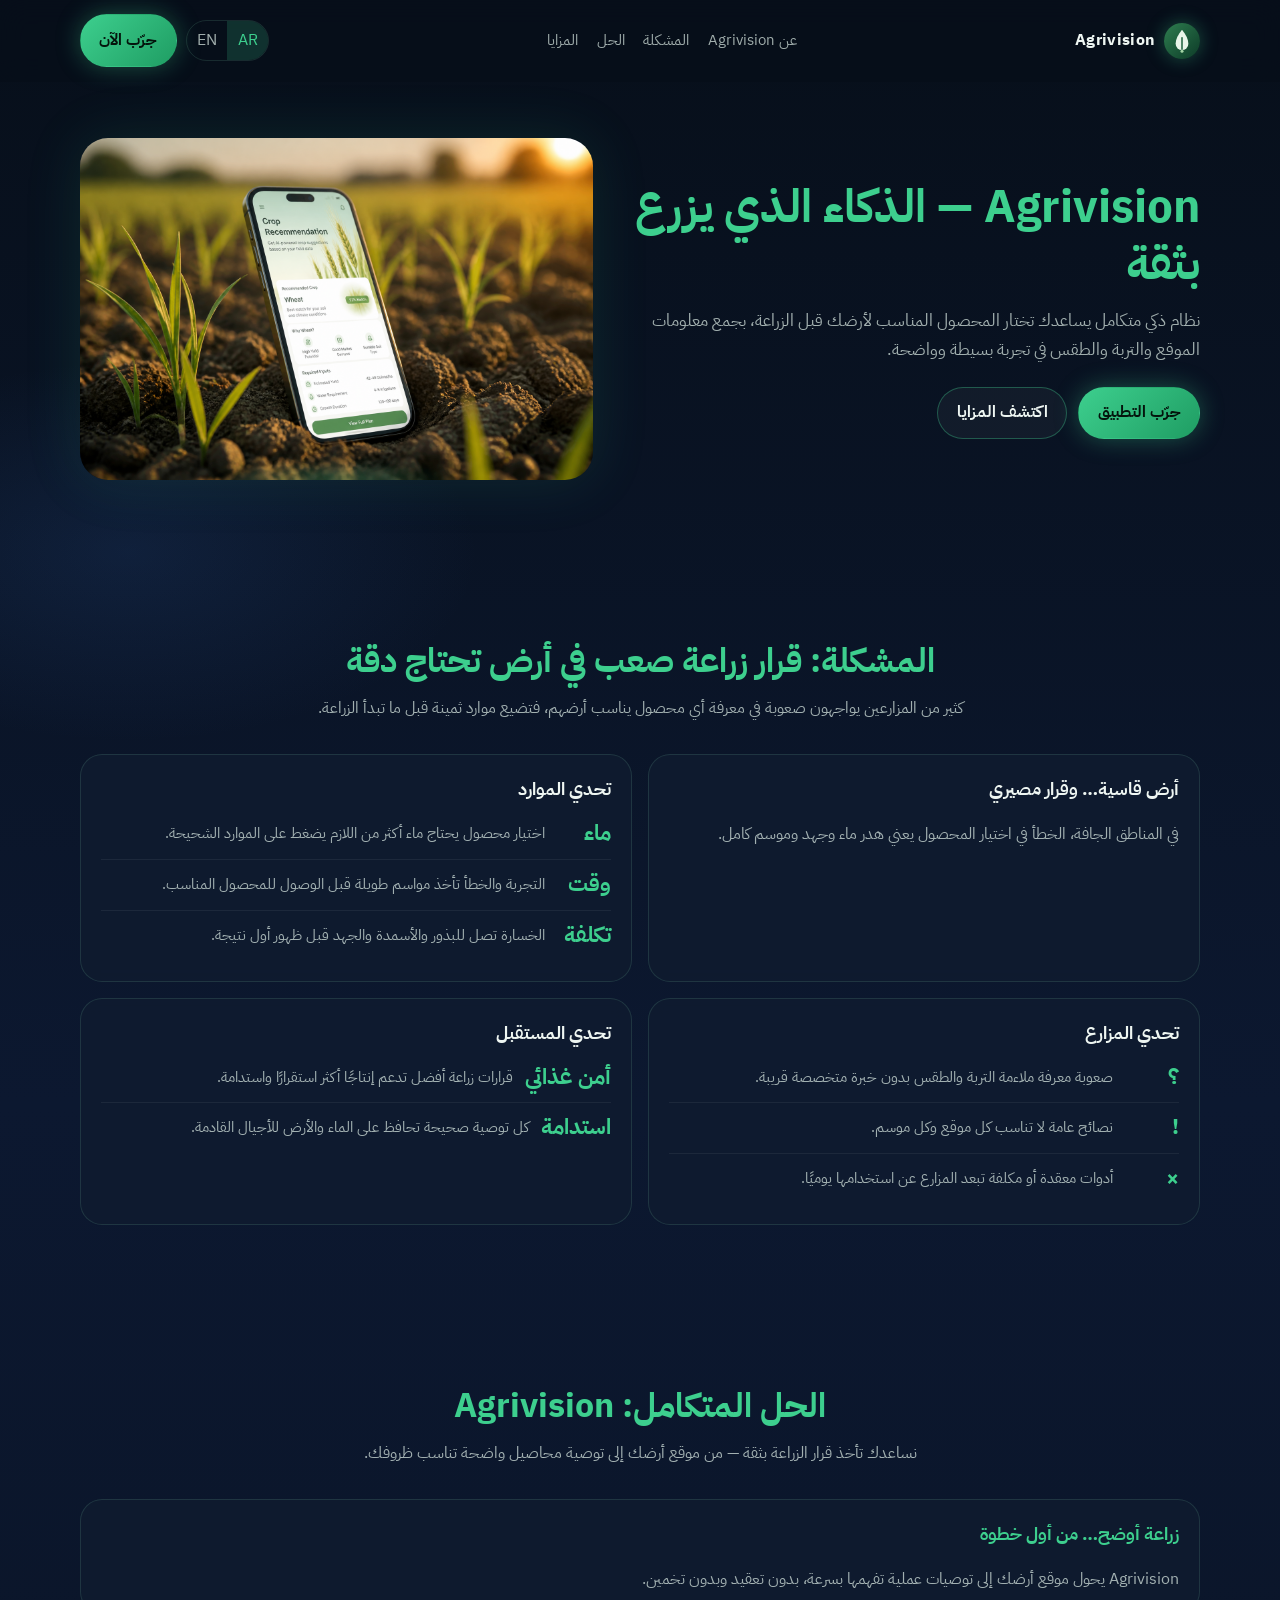
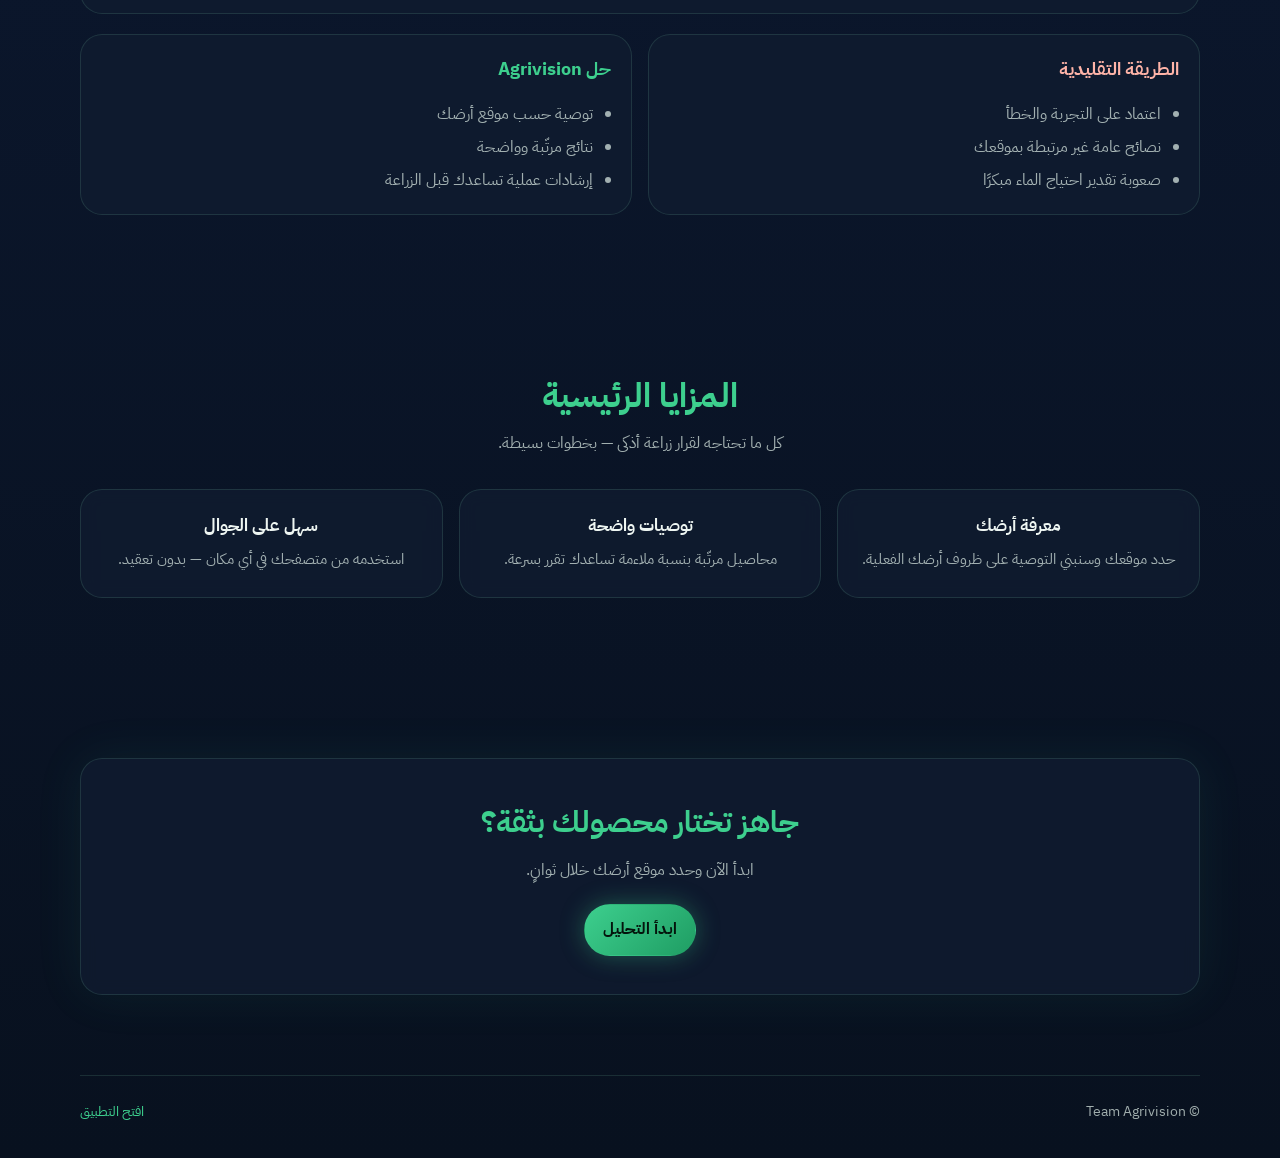
<file: Agrivision/index.html>
<!DOCTYPE html>
<html lang="ar" dir="rtl">
  <head>
    <meta charset="UTF-8" />
    <meta name="viewport" content="width=device-width, initial-scale=1, viewport-fit=cover" />
    <meta name="theme-color" content="#070f1a" />
    <meta
      name="description"
      content="Agrivision — نظام ذكي لاختيار المحصول المناسب حسب أرضك قبل الزراعة"
    />
    <link rel="manifest" href="manifest.webmanifest" />
    <link rel="icon" href="images/icon-192.svg" type="image/svg+xml" />
    <link rel="apple-touch-icon" href="images/icon-192.svg" />
    <title>Agrivision — الزراعة الذكية قبل الزراعة</title>
    <link rel="preconnect" href="https://fonts.googleapis.com" />
    <link rel="preconnect" href="https://fonts.gstatic.com" crossorigin />
    <link
      href="https://fonts.googleapis.com/css2?family=IBM+Plex+Sans+Arabic:wght@400;500;600;700&family=Source+Sans+3:wght@400;500;600;700&display=swap"
      rel="stylesheet"
    />
    <link rel="stylesheet" href="css/page-landing.css" />
    <link rel="preload" href="images/agrivision-hero.png" as="image" />
  </head>
  <body class="av">
    <header class="nav" id="nav">
      <div class="wrap nav__row">
        <a class="brand" href="index.html">
          <img src="images/icon-192.svg" alt="" width="36" height="36" />
          Agrivision
        </a>
        <nav class="nav__links" aria-label="القائمة">
          <a href="#about" data-i18n="nav_about">عن Agrivision</a>
          <a href="#problem" data-i18n="nav_problem">المشكلة</a>
          <a href="#solution" data-i18n="nav_solution">الحل</a>
          <a href="#features" data-i18n="nav_features">المزايا</a>
        </nav>
        <div class="nav__actions">
          <div class="lang" role="group" aria-label="Language">
            <button type="button" id="lang-ar" class="is-on">AR</button>
            <button type="button" id="lang-en">EN</button>
          </div>
          <a class="btn btn--primary" href="location.html" data-i18n="nav_cta">جرّب الآن</a>
        </div>
      </div>
    </header>

    <main>
      <!-- HERO -->
      <section class="hero" id="about">
        <div class="wrap hero__grid">
          <div>
            <h1 data-i18n="hero_title">Agrivision — الذكاء الذي يزرع بثقة</h1>
            <p data-i18n="hero_lead">
              نظام ذكي متكامل يساعدك تختار المحصول المناسب لأرضك قبل الزراعة، بجمع معلومات الموقع والتربة والطقس في تجربة بسيطة وواضحة.
            </p>
            <div class="hero__actions">
              <a class="btn btn--primary" href="location.html" data-i18n="hero_cta1">جرّب التطبيق</a>
              <a class="btn btn--ghost" href="#features" data-i18n="hero_cta2">اكتشف المزايا</a>
            </div>
          </div>
          <div class="hero__visual">
            <img src="images/agrivision-hero.png" alt="Agrivision app on the field" width="960" height="540" />
          </div>
        </div>
      </section>

      <!-- PROBLEM -->
      <section class="section" id="problem">
        <div class="wrap">
          <div class="section__head">
            <h2 data-i18n="prob_title">المشكلة: قرار زراعة صعب في أرض تحتاج دقة</h2>
            <p data-i18n="prob_lead">
              كثير من المزارعين يواجهون صعوبة في معرفة أي محصول يناسب أرضهم، فتضيع موارد ثمينة قبل ما تبدأ الزراعة.
            </p>
          </div>

          <div class="cards-2" style="margin-bottom: 1rem">
            <div class="panel">
              <h3 data-i18n="prob_img_t">أرض قاسية… وقرار مصيري</h3>
              <p style="margin: 0; color: var(--muted)" data-i18n="prob_img_d">
                في المناطق الجافة، الخطأ في اختيار المحصول يعني هدر ماء وجهد وموسم كامل.
              </p>
            </div>
            <div class="panel">
              <h3 data-i18n="prob_water_t">تحدي الموارد</h3>
              <div class="stat">
                <div class="stat__n" data-i18n="s1_n">ماء</div>
                <p data-i18n="s1_d">اختيار محصول يحتاج ماء أكثر من اللازم يضغط على الموارد الشحيحة.</p>
              </div>
              <div class="stat">
                <div class="stat__n" data-i18n="s2_n">وقت</div>
                <p data-i18n="s2_d">التجربة والخطأ تأخذ مواسم طويلة قبل الوصول للمحصول المناسب.</p>
              </div>
              <div class="stat">
                <div class="stat__n" data-i18n="s3_n">تكلفة</div>
                <p data-i18n="s3_d">الخسارة تصل للبذور والأسمدة والجهد قبل ظهور أول نتيجة.</p>
              </div>
            </div>
          </div>

          <div class="cards-2">
            <div class="panel">
              <h3 data-i18n="prob_farm_t">تحدي المزارع</h3>
              <div class="stat">
                <div class="stat__n">؟</div>
                <p data-i18n="s4_d">صعوبة معرفة ملاءمة التربة والطقس بدون خبرة متخصصة قريبة.</p>
              </div>
              <div class="stat">
                <div class="stat__n">!</div>
                <p data-i18n="s5_d">نصائح عامة لا تناسب كل موقع وكل موسم.</p>
              </div>
              <div class="stat">
                <div class="stat__n">×</div>
                <p data-i18n="s6_d">أدوات معقدة أو مكلفة تبعد المزارع عن استخدامها يوميًا.</p>
              </div>
            </div>
            <div class="panel">
              <h3 data-i18n="prob_future_t">تحدي المستقبل</h3>
              <div class="stat">
                <div class="stat__n" data-i18n="s7_n">أمن غذائي</div>
                <p data-i18n="s7_d">قرارات زراعة أفضل تدعم إنتاجًا أكثر استقرارًا واستدامة.</p>
              </div>
              <div class="stat">
                <div class="stat__n" data-i18n="s8_n">استدامة</div>
                <p data-i18n="s8_d">كل توصية صحيحة تحافظ على الماء والأرض للأجيال القادمة.</p>
              </div>
            </div>
          </div>
        </div>
      </section>

      <!-- SOLUTION -->
      <section class="section" id="solution">
        <div class="wrap">
          <div class="section__head">
            <h2 data-i18n="sol_title">الحل المتكامل: Agrivision</h2>
            <p data-i18n="sol_lead">
              نساعدك تأخذ قرار الزراعة بثقة — من موقع أرضك إلى توصية محاصيل واضحة تناسب ظروفك.
            </p>
          </div>

          <div class="panel" style="margin-bottom: 1.25rem">
            <h3 style="color: var(--accent)" data-i18n="sol_card_t">زراعة أوضح… من أول خطوة</h3>
            <p style="margin: 0; color: var(--muted)" data-i18n="sol_card_d">
              Agrivision يحول موقع أرضك إلى توصيات عملية تفهمها بسرعة، بدون تعقيد وبدون تخمين.
            </p>
          </div>

          <div class="compare">
            <div class="panel compare__bad">
              <h3 data-i18n="old_t">الطريقة التقليدية</h3>
              <ul>
                <li data-i18n="old_1">اعتماد على التجربة والخطأ</li>
                <li data-i18n="old_2">نصائح عامة غير مرتبطة بموقعك</li>
                <li data-i18n="old_3">صعوبة تقدير احتياج الماء مبكرًا</li>
              </ul>
            </div>
            <div class="panel compare__good">
              <h3 data-i18n="new_t">حل Agrivision</h3>
              <ul>
                <li data-i18n="new_1">توصية حسب موقع أرضك</li>
                <li data-i18n="new_2">نتائج مرتّبة وواضحة</li>
                <li data-i18n="new_3">إرشادات عملية تساعدك قبل الزراعة</li>
              </ul>
            </div>
          </div>
        </div>
      </section>

      <!-- FEATURES -->
      <section class="section" id="features">
        <div class="wrap">
          <div class="section__head">
            <h2 data-i18n="feat_title">المزايا الرئيسية</h2>
            <p data-i18n="feat_lead">كل ما تحتاجه لقرار زراعة أذكى — بخطوات بسيطة.</p>
          </div>
          <div class="features">
            <article class="panel feature">
              <h3 data-i18n="f1_t">معرفة أرضك</h3>
              <p data-i18n="f1_d">حدد موقعك وسنبني التوصية على ظروف أرضك الفعلية.</p>
            </article>
            <article class="panel feature">
              <h3 data-i18n="f2_t">توصيات واضحة</h3>
              <p data-i18n="f2_d">محاصيل مرتّبة بنسبة ملاءمة تساعدك تقرر بسرعة.</p>
            </article>
            <article class="panel feature">
              <h3 data-i18n="f3_t">سهل على الجوال</h3>
              <p data-i18n="f3_d">استخدمه من متصفحك في أي مكان — بدون تعقيد.</p>
            </article>
          </div>
        </div>
      </section>

      <!-- CTA -->
      <section class="section cta" id="try">
        <div class="wrap">
          <div class="panel">
            <h2 data-i18n="cta_title">جاهز تختار محصولك بثقة؟</h2>
            <p data-i18n="cta_lead">ابدأ الآن وحدد موقع أرضك خلال ثوانٍ.</p>
            <a class="btn btn--primary" href="location.html" data-i18n="cta_btn">ابدأ التحليل</a>
          </div>
        </div>
      </section>
    </main>

    <footer class="footer wrap">
      <span>© Team Agrivision</span>
      <a href="location.html" data-i18n="footer_cta">افتح التطبيق</a>
    </footer>

    <script>
      (function () {
        var T = {
          ar: {
            nav_about: "عن Agrivision",
            nav_problem: "المشكلة",
            nav_solution: "الحل",
            nav_features: "المزايا",
            nav_cta: "جرّب الآن",
            hero_title: "Agrivision — الذكاء الذي يزرع بثقة",
            hero_lead:
              "نظام ذكي متكامل يساعدك تختار المحصول المناسب لأرضك قبل الزراعة، بجمع معلومات الموقع والتربة والطقس في تجربة بسيطة وواضحة.",
            hero_cta1: "جرّب التطبيق",
            hero_cta2: "اكتشف المزايا",
            prob_title: "المشكلة: قرار زراعة صعب في أرض تحتاج دقة",
            prob_lead:
              "كثير من المزارعين يواجهون صعوبة في معرفة أي محصول يناسب أرضهم، فتضيع موارد ثمينة قبل ما تبدأ الزراعة.",
            prob_img_t: "أرض قاسية… وقرار مصيري",
            prob_img_d: "في المناطق الجافة، الخطأ في اختيار المحصول يعني هدر ماء وجهد وموسم كامل.",
            prob_water_t: "تحدي الموارد",
            s1_n: "ماء",
            s1_d: "اختيار محصول يحتاج ماء أكثر من اللازم يضغط على الموارد الشحيحة.",
            s2_n: "وقت",
            s2_d: "التجربة والخطأ تأخذ مواسم طويلة قبل الوصول للمحصول المناسب.",
            s3_n: "تكلفة",
            s3_d: "الخسارة تصل للبذور والأسمدة والجهد قبل ظهور أول نتيجة.",
            prob_farm_t: "تحدي المزارع",
            s4_d: "صعوبة معرفة ملاءمة التربة والطقس بدون خبرة متخصصة قريبة.",
            s5_d: "نصائح عامة لا تناسب كل موقع وكل موسم.",
            s6_d: "أدوات معقدة أو مكلفة تبعد المزارع عن استخدامها يوميًا.",
            prob_future_t: "تحدي المستقبل",
            s7_n: "أمن غذائي",
            s7_d: "قرارات زراعة أفضل تدعم إنتاجًا أكثر استقرارًا واستدامة.",
            s8_n: "استدامة",
            s8_d: "كل توصية صحيحة تحافظ على الماء والأرض للأجيال القادمة.",
            sol_title: "الحل المتكامل: Agrivision",
            sol_lead: "نساعدك تأخذ قرار الزراعة بثقة — من موقع أرضك إلى توصية محاصيل واضحة تناسب ظروفك.",
            sol_card_t: "زراعة أوضح… من أول خطوة",
            sol_card_d: "Agrivision يحول موقع أرضك إلى توصيات عملية تفهمها بسرعة، بدون تعقيد وبدون تخمين.",
            old_t: "الطريقة التقليدية",
            old_1: "اعتماد على التجربة والخطأ",
            old_2: "نصائح عامة غير مرتبطة بموقعك",
            old_3: "صعوبة تقدير احتياج الماء مبكرًا",
            new_t: "حل Agrivision",
            new_1: "توصية حسب موقع أرضك",
            new_2: "نتائج مرتّبة وواضحة",
            new_3: "إرشادات عملية تساعدك قبل الزراعة",
            feat_title: "المزايا الرئيسية",
            feat_lead: "كل ما تحتاجه لقرار زراعة أذكى — بخطوات بسيطة.",
            f1_t: "معرفة أرضك",
            f1_d: "حدد موقعك وسنبني التوصية على ظروف أرضك الفعلية.",
            f2_t: "توصيات واضحة",
            f2_d: "محاصيل مرتّبة بنسبة ملاءمة تساعدك تقرر بسرعة.",
            f3_t: "سهل على الجوال",
            f3_d: "استخدمه من متصفحك في أي مكان — بدون تعقيد.",
            cta_title: "جاهز تختار محصولك بثقة؟",
            cta_lead: "ابدأ الآن وحدد موقع أرضك خلال ثوانٍ.",
            cta_btn: "ابدأ التحليل",
            footer_cta: "افتح التطبيق",
          },
          en: {
            nav_about: "About Agrivision",
            nav_problem: "Problem",
            nav_solution: "Solution",
            nav_features: "Features",
            nav_cta: "Try now",
            hero_title: "Agrivision — Intelligence that plants with confidence",
            hero_lead:
              "An integrated smart system that helps you choose the right crop for your land before planting — using location, soil, and weather in a simple clear experience.",
            hero_cta1: "Try the app",
            hero_cta2: "Discover features",
            prob_title: "The problem: a hard planting decision on land that needs precision",
            prob_lead:
              "Many farmers struggle to know which crop fits their land — wasting precious resources before the season even starts.",
            prob_img_t: "Harsh land… critical choice",
            prob_img_d: "In arid regions, the wrong crop means wasted water, effort, and a full season.",
            prob_water_t: "Resource challenge",
            s1_n: "Water",
            s1_d: "A high-water crop can pressure already scarce resources.",
            s2_n: "Time",
            s2_d: "Trial and error can take many seasons to find the right fit.",
            s3_n: "Cost",
            s3_d: "Losses hit seeds, fertilizer, and labor before results appear.",
            prob_farm_t: "Farmer challenge",
            s4_d: "Hard to judge soil and weather fit without nearby specialist advice.",
            s5_d: "Generic tips do not match every location and season.",
            s6_d: "Complex or costly tools keep farmers from using them daily.",
            prob_future_t: "Future challenge",
            s7_n: "Food security",
            s7_d: "Better planting decisions support more stable production.",
            s8_n: "Sustainability",
            s8_d: "Every right recommendation protects water and land for the next generation.",
            sol_title: "The complete solution: Agrivision",
            sol_lead: "We help you plant with confidence — from your land location to clear crop recommendations.",
            sol_card_t: "Clearer farming… from step one",
            sol_card_d: "Agrivision turns your land location into practical recommendations you understand fast.",
            old_t: "Traditional way",
            old_1: "Relying on trial and error",
            old_2: "Generic advice not tied to your location",
            old_3: "Hard to estimate water needs early",
            new_t: "Agrivision way",
            new_1: "Recommendations for your land location",
            new_2: "Clear ranked results",
            new_3: "Practical guidance before planting",
            feat_title: "Key features",
            feat_lead: "Everything you need for a smarter planting decision — in simple steps.",
            f1_t: "Know your land",
            f1_d: "Pick your location and we build advice around your real conditions.",
            f2_t: "Clear recommendations",
            f2_d: "Ranked crops with match scores to decide faster.",
            f3_t: "Easy on mobile",
            f3_d: "Use it from your browser anywhere — no complexity.",
            cta_title: "Ready to choose your crop with confidence?",
            cta_lead: "Start now and select your land location in seconds.",
            cta_btn: "Start analysis",
            footer_cta: "Open the app",
          },
        };

        var html = document.documentElement;
        var btnAr = document.getElementById("lang-ar");
        var btnEn = document.getElementById("lang-en");

        function apply(lang) {
          var pack = T[lang] || T.ar;
          document.querySelectorAll("[data-i18n]").forEach(function (el) {
            var k = el.getAttribute("data-i18n");
            if (pack[k]) el.textContent = pack[k];
          });
          html.lang = lang === "en" ? "en" : "ar";
          html.dir = lang === "en" ? "ltr" : "rtl";
          btnAr.classList.toggle("is-on", lang === "ar");
          btnEn.classList.toggle("is-on", lang === "en");
          try {
            localStorage.setItem("agrivision-lang", lang);
          } catch (e) {}
        }

        btnAr.addEventListener("click", function () {
          apply("ar");
        });
        btnEn.addEventListener("click", function () {
          apply("en");
        });

        var saved = "ar";
        try {
          saved = localStorage.getItem("agrivision-lang") || "ar";
        } catch (e) {}
        apply(saved);

        var nav = document.getElementById("nav");
        window.addEventListener(
          "scroll",
          function () {
            nav.classList.toggle("is-on", window.scrollY > 10);
          },
          { passive: true }
        );
      })();
    </script>
    <script src="js/pwa-register.js" defer></script>
  </body>
</html>
</file>
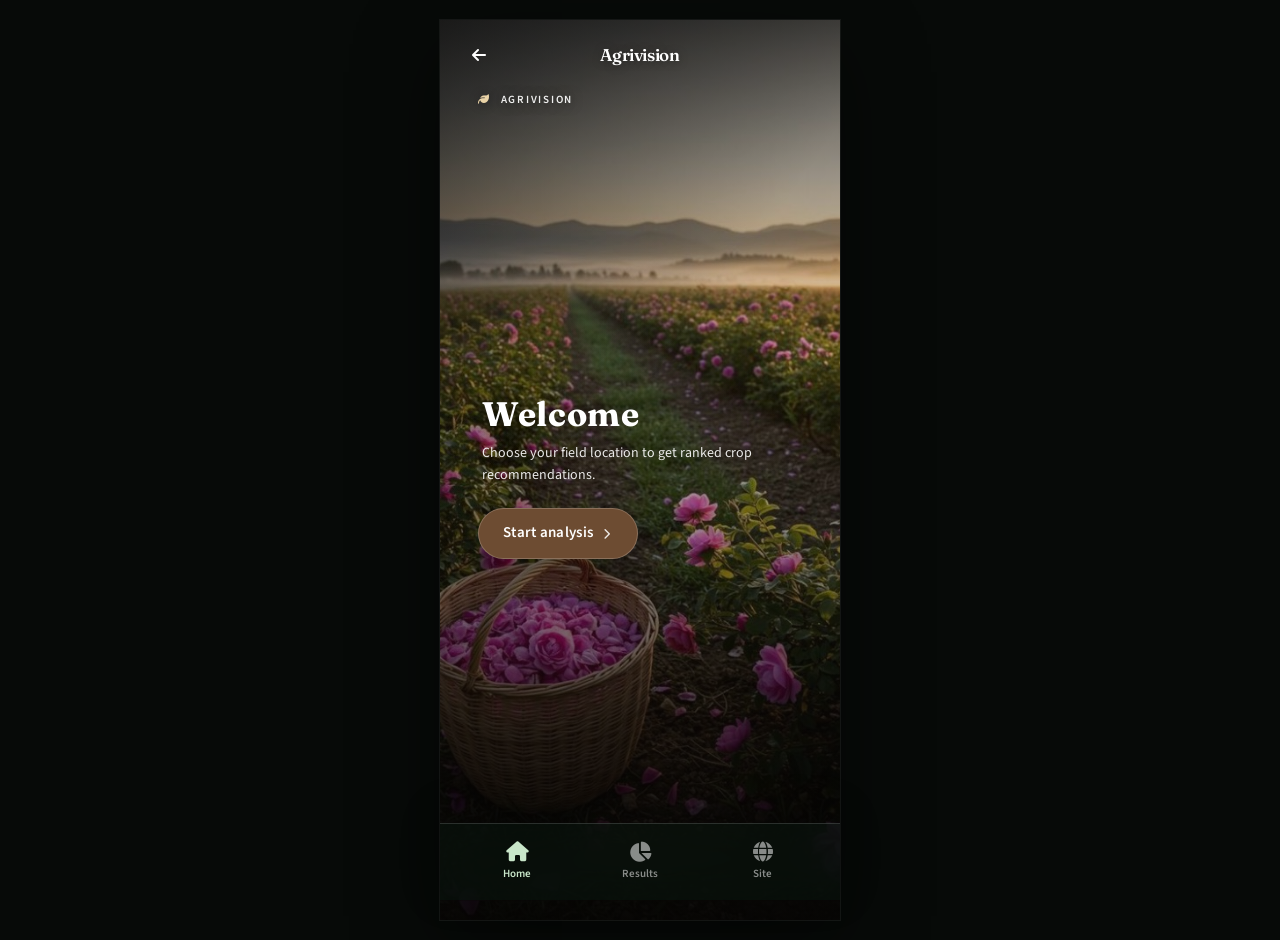
<file: Agrivision/app.html>
<!DOCTYPE html>
<html lang="en">
  <head>
    <meta charset="UTF-8" />
    <meta name="viewport" content="width=device-width, initial-scale=1, viewport-fit=cover" />
    <script>
      (function () {
        try {
          if (localStorage.getItem("agritech-theme") === "morning")
            document.documentElement.setAttribute("data-theme", "morning");
        } catch (e) {}
      })();
    </script>
    <meta name="theme-color" content="#1b5e3b" />
    <meta name="description" content="Agrivision — crop recommendations" />
    <link rel="manifest" href="manifest.webmanifest" />
    <link rel="icon" href="images/icon-192.svg" type="image/svg+xml" />
    <title>Agrivision</title>
    <link rel="preconnect" href="https://fonts.googleapis.com" />
    <link rel="preconnect" href="https://fonts.gstatic.com" crossorigin />
    <link
      href="https://fonts.googleapis.com/css2?family=Fraunces:opsz,wght@9..144,600&family=Source+Sans+3:wght@400;500;600;700&display=swap"
      rel="stylesheet"
    />
    <link
      rel="stylesheet"
      href="https://cdnjs.cloudflare.com/ajax/libs/font-awesome/6.5.1/css/all.min.css"
      crossorigin="anonymous"
      referrerpolicy="no-referrer"
    />
    <link rel="stylesheet" href="css/page-index.css" />
    <link rel="preload" href="images/home-hero-countryside.png" as="image" />
  </head>
  <body class="page-home-agritech">
    <div class="app app--agritech-home app--agritech-shell">
      <div class="home-agritech-hero-bg" aria-hidden="true"></div>
      <div class="home-agritech-stack home-agritech-stack--hero">
        <header class="home-agritech-header home-agritech-header--hero">
          <a class="home-agritech-header__menu" href="index.html" aria-label="Back to site" style="text-decoration:none;color:#fff;display:flex;align-items:center;justify-content:center">
            <i class="fa-solid fa-arrow-left" aria-hidden="true"></i>
          </a>
          <h1 class="home-agritech-header__title">Agrivision</h1>
          <span class="home-agritech-header__bell" aria-hidden="true" style="opacity:0;pointer-events:none"></span>
        </header>

        <p class="home-agritech-eyebrow"><i class="fa-solid fa-leaf" aria-hidden="true"></i> Agrivision</p>

        <main class="home-agritech-main home-agritech-main--hero">
          <section class="home-agritech-greet">
            <h2 class="home-agritech-greet__name">Welcome</h2>
            <p class="home-agritech-greet__sub">
              Choose your field location to get ranked crop recommendations.
            </p>
          </section>
          <div class="home-agritech-panel home-agritech-panel--cta-only home-agritech-panel--hero">
            <div class="home-agritech-cta-wrap">
              <a class="btn-start-analysis" href="location.html">
                Start analysis
                <i class="fa-solid fa-chevron-right" aria-hidden="true"></i>
              </a>
            </div>
          </div>
        </main>
      </div>

      <nav class="bottom-nav bottom-nav--agritech" aria-label="Main navigation">
        <a class="is-active" href="app.html"><i class="fa-solid fa-house" aria-hidden="true"></i> Home</a>
        <a href="results.html"><i class="fa-solid fa-chart-pie" aria-hidden="true"></i> Results</a>
        <a href="index.html"><i class="fa-solid fa-globe" aria-hidden="true"></i> Site</a>
      </nav>
    </div>
    <script src="js/theme.js" defer></script>
    <script src="js/pwa-register.js" defer></script>
  </body>
</html>
</file>
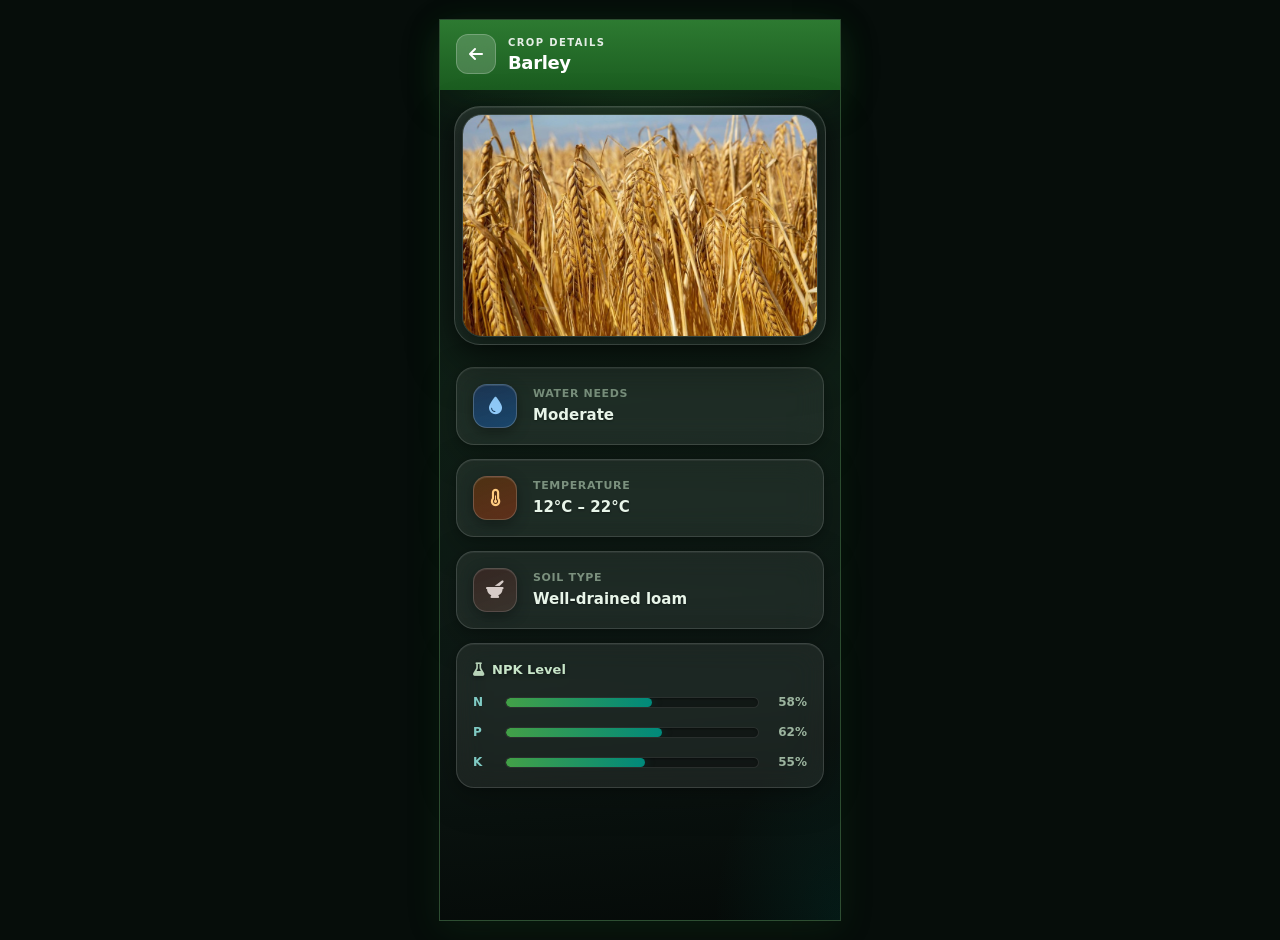
<file: Agrivision/crop-barley.html>
<!DOCTYPE html>
<html lang="en">
  <head>
    <meta charset="UTF-8" />
    <meta name="viewport" content="width=device-width, initial-scale=1, viewport-fit=cover" />
    <script>
      (function () {
        try {
          if (localStorage.getItem("agritech-theme") === "morning")
            document.documentElement.setAttribute("data-theme", "morning");
        } catch (e) {}
      })();
    </script>
    <title>AgriTech — Barley</title>
    <link rel="preconnect" href="https://fonts.googleapis.com" />
    <link rel="preconnect" href="https://fonts.gstatic.com" crossorigin />
    <link
      href="https://fonts.googleapis.com/css2?family=Inter:wght@400;500;600;700&display=swap"
      rel="stylesheet"
    />
    <link
      rel="stylesheet"
      href="https://cdnjs.cloudflare.com/ajax/libs/font-awesome/6.5.1/css/all.min.css"
      crossorigin="anonymous"
      referrerpolicy="no-referrer"
    />
    <link rel="stylesheet" href="css/page-crop.css" />
  </head>
  <body class="page-crop-agritech">
    <div class="app app--crop-agritech app--no-nav">
      <header class="crop-agritech-header">
        <a class="crop-agritech-header__back" href="results.html" aria-label="Back">
          <i class="fa-solid fa-arrow-left" aria-hidden="true"></i>
        </a>
        <div class="crop-agritech-header__titles">
          <span class="crop-agritech-header__eyebrow">Crop details</span>
          <h1 class="crop-agritech-header__title">Barley</h1>
        </div>
      </header>

      <div class="crop-agritech-hero">
        <img
          src="images/barley-hero.png"
          alt="Barley grains close-up"
          width="900"
          height="900"
          loading="lazy"
          decoding="async"
        />
      </div>

      <div class="crop-agritech-body">
        <div class="crop-agritech-grid">
          <article class="crop-data-card">
            <div class="crop-data-card__icon crop-data-card__icon--water" aria-hidden="true">
              <i class="fa-solid fa-droplet"></i>
            </div>
            <h2 class="crop-data-card__label">Water Needs</h2>
            <p class="crop-data-card__value">Moderate</p>
          </article>
          <article class="crop-data-card">
            <div class="crop-data-card__icon crop-data-card__icon--temp" aria-hidden="true">
              <i class="fa-solid fa-temperature-half"></i>
            </div>
            <h2 class="crop-data-card__label">Temperature</h2>
            <p class="crop-data-card__value">12°C – 22°C</p>
          </article>
          <article class="crop-data-card">
            <div class="crop-data-card__icon crop-data-card__icon--soil" aria-hidden="true">
              <i class="fa-solid fa-mortar-pestle"></i>
            </div>
            <h2 class="crop-data-card__label">Soil Type</h2>
            <p class="crop-data-card__value">Well-drained loam</p>
          </article>
          <article class="crop-data-card crop-data-card--wide npk-panel">
            <h2 class="npk-panel__title"><i class="fa-solid fa-flask" aria-hidden="true"></i> NPK Level</h2>
            <div class="npk-panel__rows">
              <div class="npk-row">
                <span class="npk-row__letter">N</span>
                <div class="npk-row__track">
                  <div class="npk-row__fill" style="width: 58%"></div>
                </div>
                <span class="npk-row__pct">58%</span>
              </div>
              <div class="npk-row">
                <span class="npk-row__letter">P</span>
                <div class="npk-row__track">
                  <div class="npk-row__fill" style="width: 62%"></div>
                </div>
                <span class="npk-row__pct">62%</span>
              </div>
              <div class="npk-row">
                <span class="npk-row__letter">K</span>
                <div class="npk-row__track">
                  <div class="npk-row__fill" style="width: 55%"></div>
                </div>
                <span class="npk-row__pct">55%</span>
              </div>
            </div>
          </article>
        </div>
      </div>
    </div>
    <script src="js/theme.js" defer></script>
  </body>
</html>
</file>
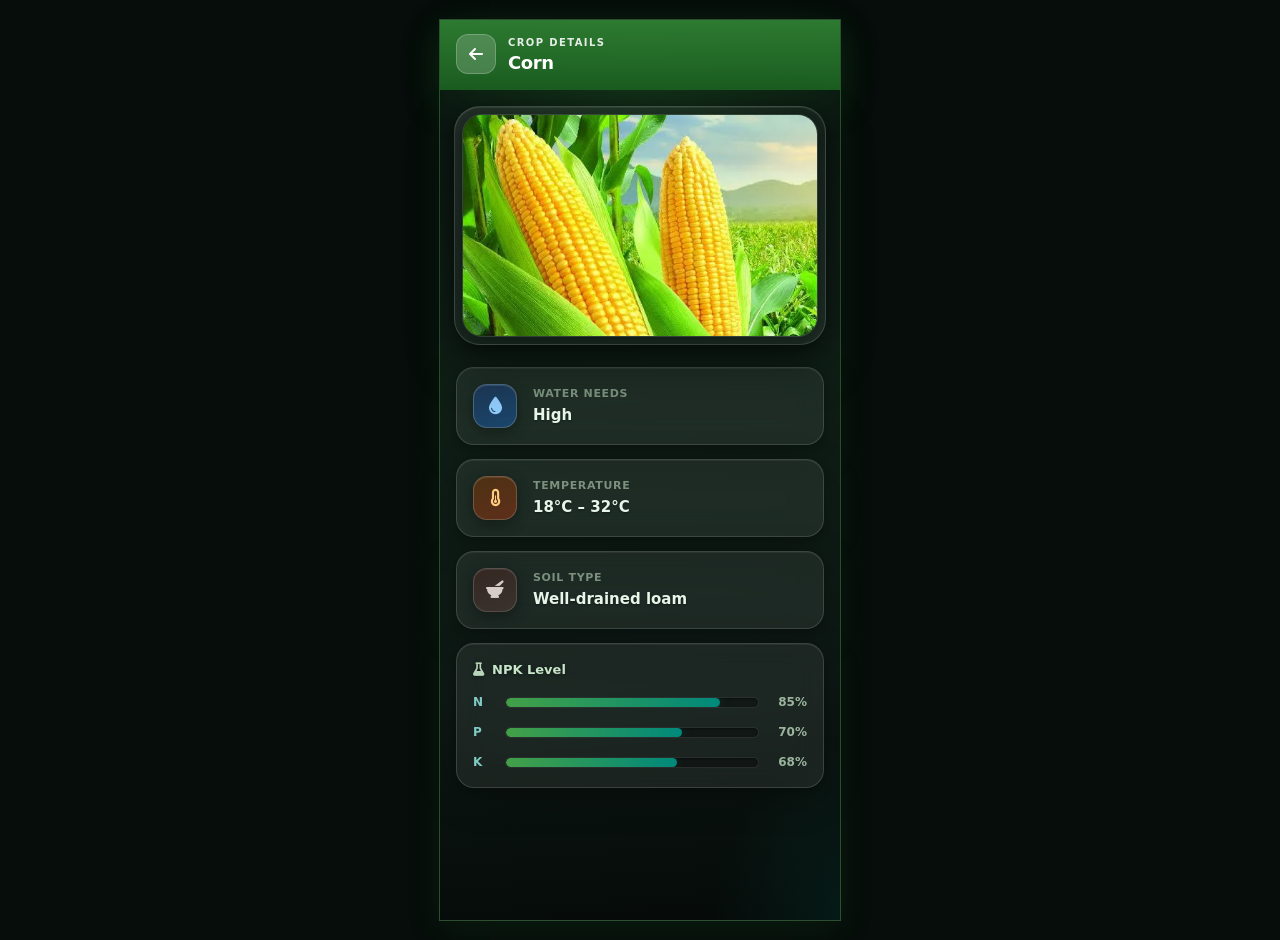
<file: Agrivision/crop-corn.html>
<!DOCTYPE html>
<html lang="en">
  <head>
    <meta charset="UTF-8" />
    <meta name="viewport" content="width=device-width, initial-scale=1, viewport-fit=cover" />
    <script>
      (function () {
        try {
          if (localStorage.getItem("agritech-theme") === "morning")
            document.documentElement.setAttribute("data-theme", "morning");
        } catch (e) {}
      })();
    </script>
    <title>AgriTech — Corn</title>
    <link rel="preconnect" href="https://fonts.googleapis.com" />
    <link rel="preconnect" href="https://fonts.gstatic.com" crossorigin />
    <link
      href="https://fonts.googleapis.com/css2?family=Inter:wght@400;500;600;700&display=swap"
      rel="stylesheet"
    />
    <link
      rel="stylesheet"
      href="https://cdnjs.cloudflare.com/ajax/libs/font-awesome/6.5.1/css/all.min.css"
      crossorigin="anonymous"
      referrerpolicy="no-referrer"
    />
    <link rel="stylesheet" href="css/page-crop.css" />
  </head>
  <body class="page-crop-agritech">
    <div class="app app--crop-agritech app--no-nav">
      <header class="crop-agritech-header">
        <a class="crop-agritech-header__back" href="results.html" aria-label="Back">
          <i class="fa-solid fa-arrow-left" aria-hidden="true"></i>
        </a>
        <div class="crop-agritech-header__titles">
          <span class="crop-agritech-header__eyebrow">Crop details</span>
          <h1 class="crop-agritech-header__title">Corn</h1>
        </div>
      </header>

      <div class="crop-agritech-hero">
        <img
          src="images/corn-hero.png"
          alt="Ears of corn on the stalk in a green field"
          width="900"
          height="900"
          loading="lazy"
          decoding="async"
        />
      </div>

      <div class="crop-agritech-body">
        <div class="crop-agritech-grid">
          <article class="crop-data-card">
            <div class="crop-data-card__icon crop-data-card__icon--water" aria-hidden="true">
              <i class="fa-solid fa-droplet"></i>
            </div>
            <h2 class="crop-data-card__label">Water Needs</h2>
            <p class="crop-data-card__value">High</p>
          </article>
          <article class="crop-data-card">
            <div class="crop-data-card__icon crop-data-card__icon--temp" aria-hidden="true">
              <i class="fa-solid fa-temperature-half"></i>
            </div>
            <h2 class="crop-data-card__label">Temperature</h2>
            <p class="crop-data-card__value">18°C – 32°C</p>
          </article>
          <article class="crop-data-card">
            <div class="crop-data-card__icon crop-data-card__icon--soil" aria-hidden="true">
              <i class="fa-solid fa-mortar-pestle"></i>
            </div>
            <h2 class="crop-data-card__label">Soil Type</h2>
            <p class="crop-data-card__value">Well-drained loam</p>
          </article>
          <article class="crop-data-card crop-data-card--wide npk-panel">
            <h2 class="npk-panel__title"><i class="fa-solid fa-flask" aria-hidden="true"></i> NPK Level</h2>
            <div class="npk-panel__rows">
              <div class="npk-row">
                <span class="npk-row__letter">N</span>
                <div class="npk-row__track">
                  <div class="npk-row__fill" style="width: 85%"></div>
                </div>
                <span class="npk-row__pct">85%</span>
              </div>
              <div class="npk-row">
                <span class="npk-row__letter">P</span>
                <div class="npk-row__track">
                  <div class="npk-row__fill" style="width: 70%"></div>
                </div>
                <span class="npk-row__pct">70%</span>
              </div>
              <div class="npk-row">
                <span class="npk-row__letter">K</span>
                <div class="npk-row__track">
                  <div class="npk-row__fill" style="width: 68%"></div>
                </div>
                <span class="npk-row__pct">68%</span>
              </div>
            </div>
          </article>
        </div>
      </div>
    </div>
    <script src="js/theme.js" defer></script>
  </body>
</html>
</file>
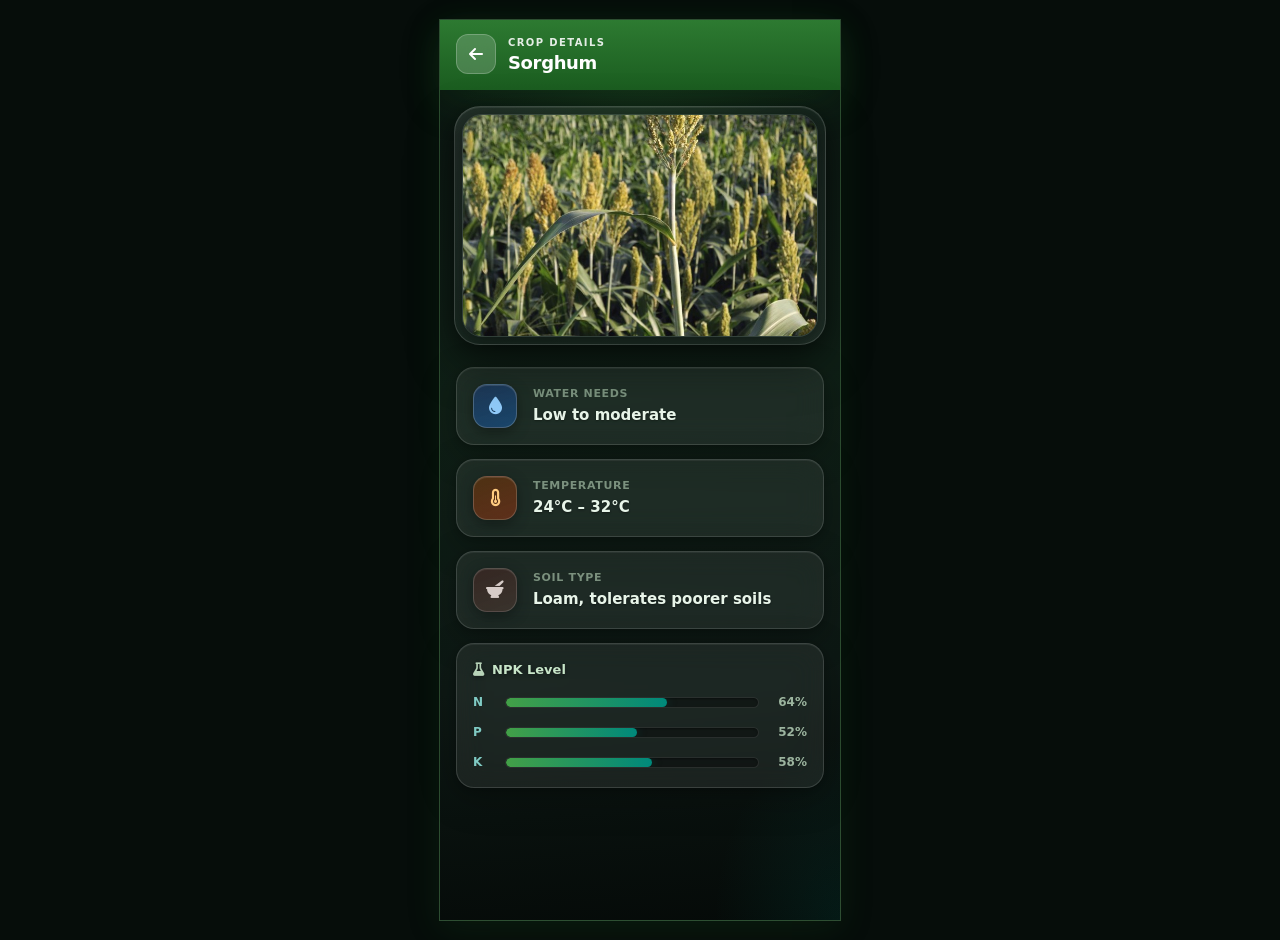
<file: Agrivision/crop-sorghum.html>
<!DOCTYPE html>
<html lang="en">
  <head>
    <meta charset="UTF-8" />
    <meta name="viewport" content="width=device-width, initial-scale=1, viewport-fit=cover" />
    <script>
      (function () {
        try {
          if (localStorage.getItem("agritech-theme") === "morning")
            document.documentElement.setAttribute("data-theme", "morning");
        } catch (e) {}
      })();
    </script>
    <title>AgriTech — Sorghum</title>
    <link rel="preconnect" href="https://fonts.googleapis.com" />
    <link rel="preconnect" href="https://fonts.gstatic.com" crossorigin />
    <link
      href="https://fonts.googleapis.com/css2?family=Inter:wght@400;500;600;700&display=swap"
      rel="stylesheet"
    />
    <link
      rel="stylesheet"
      href="https://cdnjs.cloudflare.com/ajax/libs/font-awesome/6.5.1/css/all.min.css"
      crossorigin="anonymous"
      referrerpolicy="no-referrer"
    />
    <link rel="stylesheet" href="css/page-crop.css" />
  </head>
  <body class="page-crop-agritech">
    <div class="app app--crop-agritech app--no-nav">
      <header class="crop-agritech-header">
        <a class="crop-agritech-header__back" href="results.html" aria-label="Back">
          <i class="fa-solid fa-arrow-left" aria-hidden="true"></i>
        </a>
        <div class="crop-agritech-header__titles">
          <span class="crop-agritech-header__eyebrow">Crop details</span>
          <h1 class="crop-agritech-header__title">Sorghum</h1>
        </div>
      </header>

      <div class="crop-agritech-hero">
        <img
          src="images/sorghum-hero.png"
          alt="Sorghum field"
          width="900"
          height="600"
          loading="lazy"
          decoding="async"
        />
      </div>

      <div class="crop-agritech-body">
        <div class="crop-agritech-grid">
          <article class="crop-data-card">
            <div class="crop-data-card__icon crop-data-card__icon--water" aria-hidden="true">
              <i class="fa-solid fa-droplet"></i>
            </div>
            <h2 class="crop-data-card__label">Water Needs</h2>
            <p class="crop-data-card__value">Low to moderate</p>
          </article>
          <article class="crop-data-card">
            <div class="crop-data-card__icon crop-data-card__icon--temp" aria-hidden="true">
              <i class="fa-solid fa-temperature-half"></i>
            </div>
            <h2 class="crop-data-card__label">Temperature</h2>
            <p class="crop-data-card__value">24°C – 32°C</p>
          </article>
          <article class="crop-data-card">
            <div class="crop-data-card__icon crop-data-card__icon--soil" aria-hidden="true">
              <i class="fa-solid fa-mortar-pestle"></i>
            </div>
            <h2 class="crop-data-card__label">Soil Type</h2>
            <p class="crop-data-card__value">Loam, tolerates poorer soils</p>
          </article>
          <article class="crop-data-card crop-data-card--wide npk-panel">
            <h2 class="npk-panel__title"><i class="fa-solid fa-flask" aria-hidden="true"></i> NPK Level</h2>
            <div class="npk-panel__rows">
              <div class="npk-row">
                <span class="npk-row__letter">N</span>
                <div class="npk-row__track">
                  <div class="npk-row__fill" style="width: 64%"></div>
                </div>
                <span class="npk-row__pct">64%</span>
              </div>
              <div class="npk-row">
                <span class="npk-row__letter">P</span>
                <div class="npk-row__track">
                  <div class="npk-row__fill" style="width: 52%"></div>
                </div>
                <span class="npk-row__pct">52%</span>
              </div>
              <div class="npk-row">
                <span class="npk-row__letter">K</span>
                <div class="npk-row__track">
                  <div class="npk-row__fill" style="width: 58%"></div>
                </div>
                <span class="npk-row__pct">58%</span>
              </div>
            </div>
          </article>
        </div>
      </div>
    </div>
    <script src="js/theme.js" defer></script>
  </body>
</html>
</file>
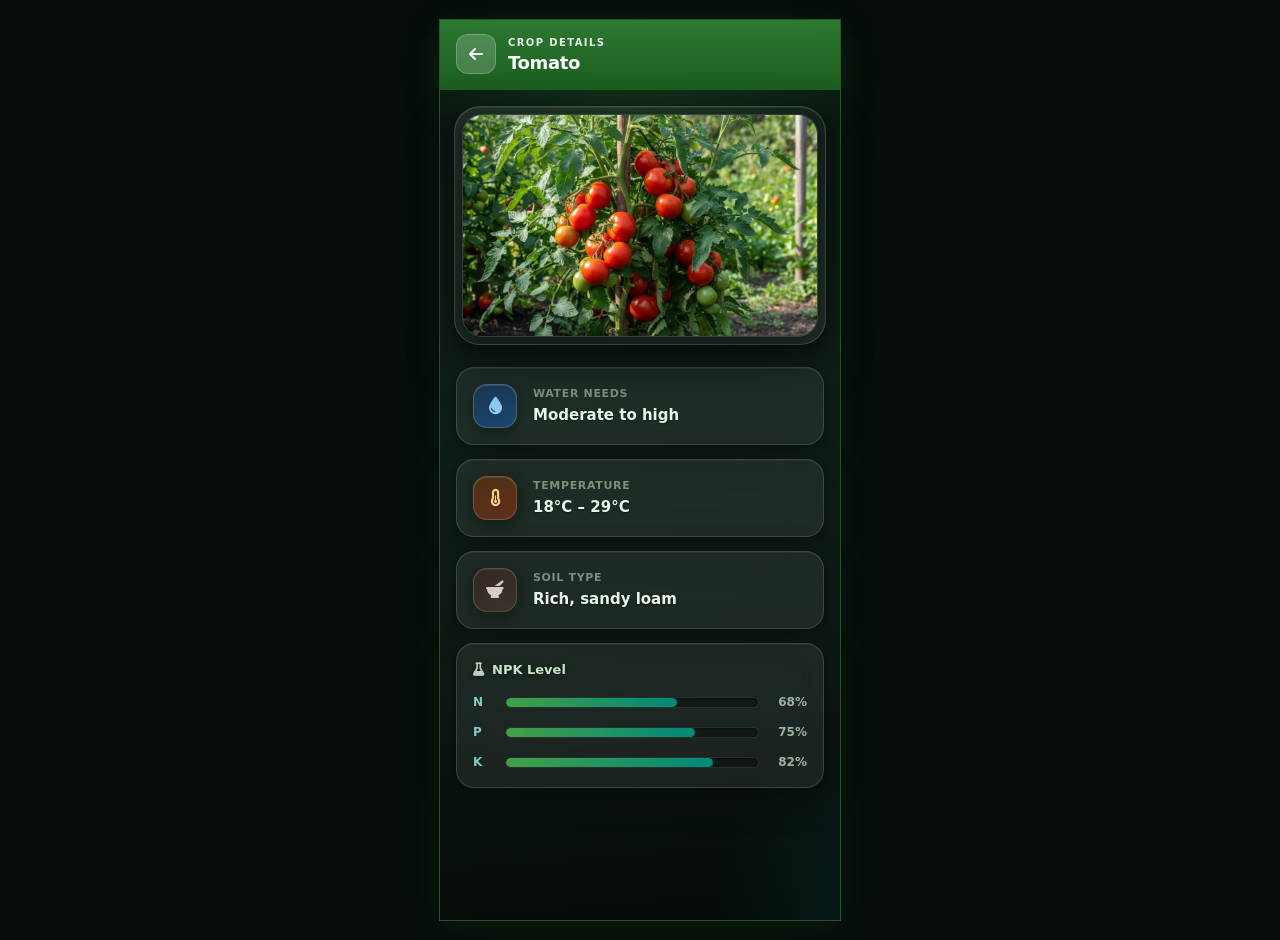
<file: Agrivision/crop-tomato.html>
<!DOCTYPE html>
<html lang="en">
  <head>
    <meta charset="UTF-8" />
    <meta name="viewport" content="width=device-width, initial-scale=1, viewport-fit=cover" />
    <script>
      (function () {
        try {
          if (localStorage.getItem("agritech-theme") === "morning")
            document.documentElement.setAttribute("data-theme", "morning");
        } catch (e) {}
      })();
    </script>
    <title>AgriTech — Tomato</title>
    <link rel="preconnect" href="https://fonts.googleapis.com" />
    <link rel="preconnect" href="https://fonts.gstatic.com" crossorigin />
    <link
      href="https://fonts.googleapis.com/css2?family=Inter:wght@400;500;600;700&display=swap"
      rel="stylesheet"
    />
    <link
      rel="stylesheet"
      href="https://cdnjs.cloudflare.com/ajax/libs/font-awesome/6.5.1/css/all.min.css"
      crossorigin="anonymous"
      referrerpolicy="no-referrer"
    />
    <link rel="stylesheet" href="css/page-crop.css" />
  </head>
  <body class="page-crop-agritech">
    <div class="app app--crop-agritech app--no-nav">
      <header class="crop-agritech-header">
        <a class="crop-agritech-header__back" href="results.html" aria-label="Back">
          <i class="fa-solid fa-arrow-left" aria-hidden="true"></i>
        </a>
        <div class="crop-agritech-header__titles">
          <span class="crop-agritech-header__eyebrow">Crop details</span>
          <h1 class="crop-agritech-header__title">Tomato</h1>
        </div>
      </header>

      <div class="crop-agritech-hero">
        <img
          src="images/tomato-hero.png"
          alt="Tomato plant with ripe tomatoes"
          width="900"
          height="600"
          loading="lazy"
          decoding="async"
        />
      </div>

      <div class="crop-agritech-body">
        <div class="crop-agritech-grid">
          <article class="crop-data-card">
            <div class="crop-data-card__icon crop-data-card__icon--water" aria-hidden="true">
              <i class="fa-solid fa-droplet"></i>
            </div>
            <h2 class="crop-data-card__label">Water Needs</h2>
            <p class="crop-data-card__value">Moderate to high</p>
          </article>
          <article class="crop-data-card">
            <div class="crop-data-card__icon crop-data-card__icon--temp" aria-hidden="true">
              <i class="fa-solid fa-temperature-half"></i>
            </div>
            <h2 class="crop-data-card__label">Temperature</h2>
            <p class="crop-data-card__value">18°C – 29°C</p>
          </article>
          <article class="crop-data-card">
            <div class="crop-data-card__icon crop-data-card__icon--soil" aria-hidden="true">
              <i class="fa-solid fa-mortar-pestle"></i>
            </div>
            <h2 class="crop-data-card__label">Soil Type</h2>
            <p class="crop-data-card__value">Rich, sandy loam</p>
          </article>
          <article class="crop-data-card crop-data-card--wide npk-panel">
            <h2 class="npk-panel__title"><i class="fa-solid fa-flask" aria-hidden="true"></i> NPK Level</h2>
            <div class="npk-panel__rows">
              <div class="npk-row">
                <span class="npk-row__letter">N</span>
                <div class="npk-row__track">
                  <div class="npk-row__fill" style="width: 68%"></div>
                </div>
                <span class="npk-row__pct">68%</span>
              </div>
              <div class="npk-row">
                <span class="npk-row__letter">P</span>
                <div class="npk-row__track">
                  <div class="npk-row__fill" style="width: 75%"></div>
                </div>
                <span class="npk-row__pct">75%</span>
              </div>
              <div class="npk-row">
                <span class="npk-row__letter">K</span>
                <div class="npk-row__track">
                  <div class="npk-row__fill" style="width: 82%"></div>
                </div>
                <span class="npk-row__pct">82%</span>
              </div>
            </div>
          </article>
        </div>
      </div>
    </div>
    <script src="js/theme.js" defer></script>
  </body>
</html>
</file>
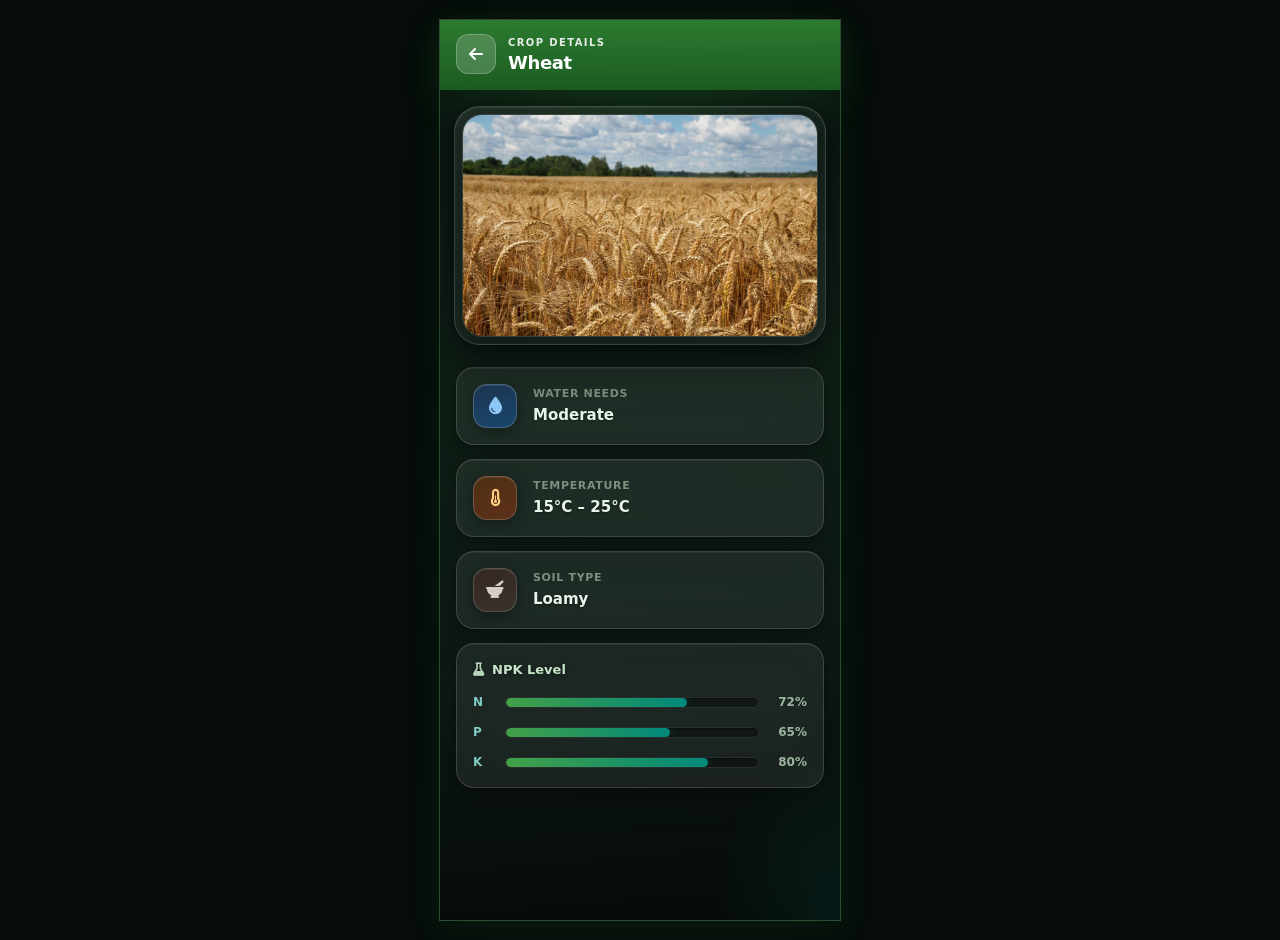
<file: Agrivision/crop-wheat.html>
<!DOCTYPE html>
<html lang="en">
  <head>
    <meta charset="UTF-8" />
    <meta name="viewport" content="width=device-width, initial-scale=1, viewport-fit=cover" />
    <script>
      (function () {
        try {
          if (localStorage.getItem("agritech-theme") === "morning")
            document.documentElement.setAttribute("data-theme", "morning");
        } catch (e) {}
      })();
    </script>
    <title>AgriTech — Wheat</title>
    <link rel="preconnect" href="https://fonts.googleapis.com" />
    <link rel="preconnect" href="https://fonts.gstatic.com" crossorigin />
    <link
      href="https://fonts.googleapis.com/css2?family=Inter:wght@400;500;600;700&display=swap"
      rel="stylesheet"
    />
    <link
      rel="stylesheet"
      href="https://cdnjs.cloudflare.com/ajax/libs/font-awesome/6.5.1/css/all.min.css"
      crossorigin="anonymous"
      referrerpolicy="no-referrer"
    />
    <link rel="stylesheet" href="css/page-crop.css" />
  </head>
  <body class="page-crop-agritech">
    <div class="app app--crop-agritech app--no-nav">
      <header class="crop-agritech-header">
        <a class="crop-agritech-header__back" href="results.html" aria-label="Back">
          <i class="fa-solid fa-arrow-left" aria-hidden="true"></i>
        </a>
        <div class="crop-agritech-header__titles">
          <span class="crop-agritech-header__eyebrow">Crop details</span>
          <h1 class="crop-agritech-header__title">Wheat</h1>
        </div>
      </header>

      <div class="crop-agritech-hero">
        <img
          src="images/wheat-hero.png"
          alt="Ripe wheat or barley in the field against a blue sky"
          width="900"
          height="900"
          loading="lazy"
          decoding="async"
        />
      </div>

      <div class="crop-agritech-body">
        <div class="crop-agritech-grid">
          <article class="crop-data-card">
            <div class="crop-data-card__icon crop-data-card__icon--water" aria-hidden="true">
              <i class="fa-solid fa-droplet"></i>
            </div>
            <h2 class="crop-data-card__label">Water Needs</h2>
            <p class="crop-data-card__value">Moderate</p>
          </article>
          <article class="crop-data-card">
            <div class="crop-data-card__icon crop-data-card__icon--temp" aria-hidden="true">
              <i class="fa-solid fa-temperature-half"></i>
            </div>
            <h2 class="crop-data-card__label">Temperature</h2>
            <p class="crop-data-card__value">15°C – 25°C</p>
          </article>
          <article class="crop-data-card">
            <div class="crop-data-card__icon crop-data-card__icon--soil" aria-hidden="true">
              <i class="fa-solid fa-mortar-pestle"></i>
            </div>
            <h2 class="crop-data-card__label">Soil Type</h2>
            <p class="crop-data-card__value">Loamy</p>
          </article>
          <article class="crop-data-card crop-data-card--wide npk-panel">
            <h2 class="npk-panel__title"><i class="fa-solid fa-flask" aria-hidden="true"></i> NPK Level</h2>
            <div class="npk-panel__rows">
              <div class="npk-row">
                <span class="npk-row__letter">N</span>
                <div class="npk-row__track">
                  <div class="npk-row__fill" style="width: 72%"></div>
                </div>
                <span class="npk-row__pct">72%</span>
              </div>
              <div class="npk-row">
                <span class="npk-row__letter">P</span>
                <div class="npk-row__track">
                  <div class="npk-row__fill" style="width: 65%"></div>
                </div>
                <span class="npk-row__pct">65%</span>
              </div>
              <div class="npk-row">
                <span class="npk-row__letter">K</span>
                <div class="npk-row__track">
                  <div class="npk-row__fill" style="width: 80%"></div>
                </div>
                <span class="npk-row__pct">80%</span>
              </div>
            </div>
          </article>
        </div>
      </div>
    </div>
    <script src="js/theme.js" defer></script>
  </body>
</html>
</file>
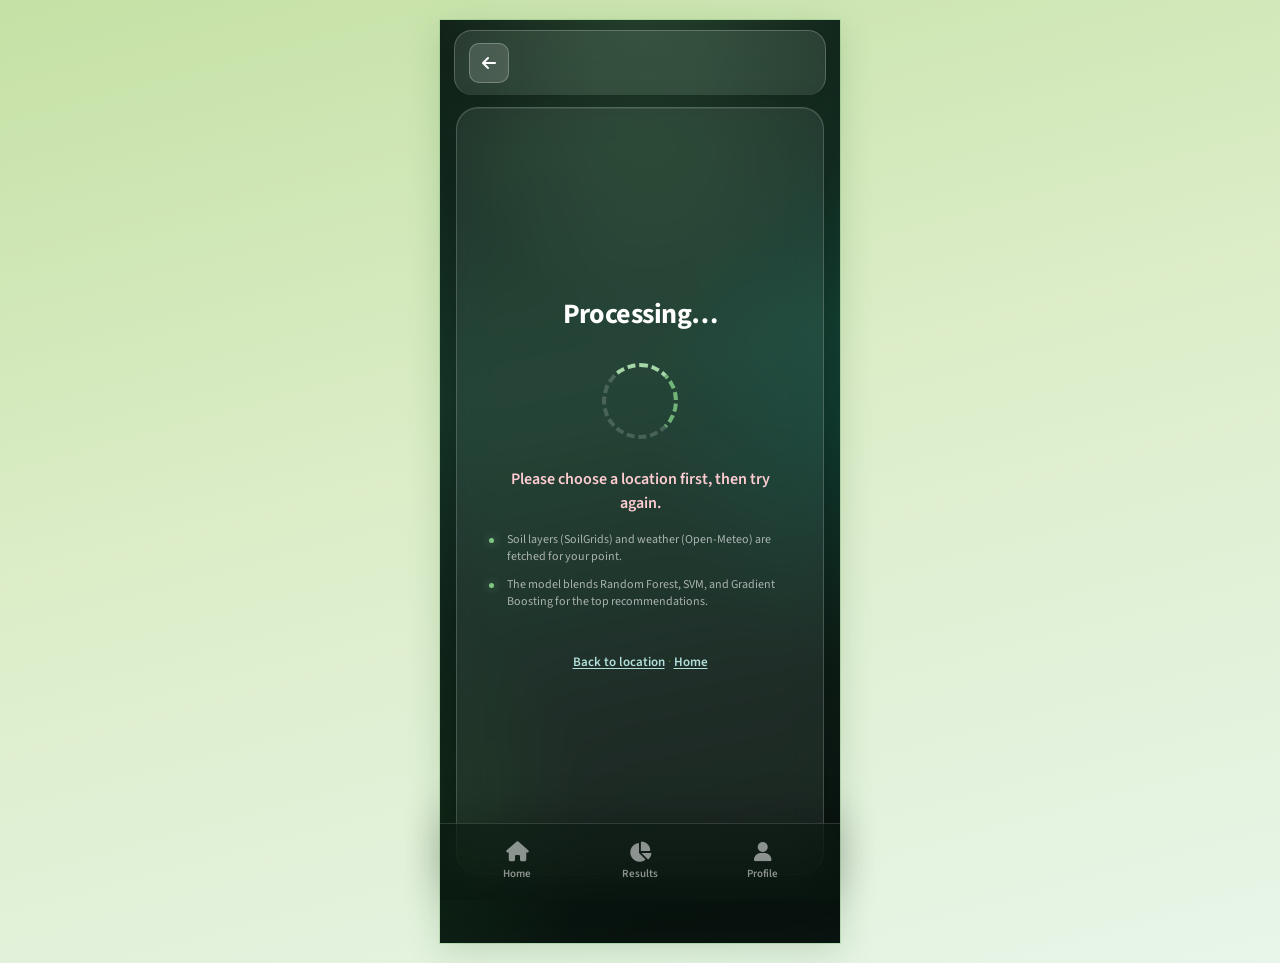
<file: Agrivision/loading.html>
<!DOCTYPE html>
<html lang="en">
  <head>
    <meta charset="UTF-8" />
    <meta name="viewport" content="width=device-width, initial-scale=1, viewport-fit=cover" />
    <script>
      (function () {
        try {
          if (localStorage.getItem("agritech-theme") === "morning")
            document.documentElement.setAttribute("data-theme", "morning");
        } catch (e) {}
      })();
    </script>
    <meta name="theme-color" content="#1b5e3b" />
    <link rel="manifest" href="manifest.webmanifest" />
    <link rel="icon" href="images/icon-192.svg" type="image/svg+xml" />
    <title>Agrivision — Processing</title>
    <link rel="preconnect" href="https://fonts.googleapis.com" />
    <link rel="preconnect" href="https://fonts.gstatic.com" crossorigin />
    <link
      href="https://fonts.googleapis.com/css2?family=Fraunces:opsz,wght@9..144,600&family=Source+Sans+3:wght@400;500;600;700&display=swap"
      rel="stylesheet"
    />
    <link
      rel="stylesheet"
      href="https://cdnjs.cloudflare.com/ajax/libs/font-awesome/6.5.1/css/all.min.css"
      crossorigin="anonymous"
      referrerpolicy="no-referrer"
    />
    <link rel="stylesheet" href="css/page-loading.css" />
  </head>
  <body class="page-loading-agritech">
    <div class="app app--loading-agritech app--agritech-shell">
      <header class="top-bar top-bar--detail">
        <a class="top-bar__back" href="location.html" aria-label="Back">
          <i class="fa-solid fa-arrow-left" aria-hidden="true"></i>
        </a>
        <span class="top-bar__title" aria-hidden="true"></span>
        <span class="top-bar__spacer" aria-hidden="true"></span>
      </header>

      <main class="loading-layout">
        <div class="loading-screen loading-screen--wireframe">
          <h2 class="loading-screen__processing">Processing…</h2>
          <div class="loader-dotted" role="status" aria-live="polite" aria-label="Loading"></div>
          <p class="loading-screen__subtitle">
            Contacting the recommendation service: soil and weather for your coordinates, then ranking crops.
            This usually takes a few seconds.
          </p>
          <ul class="loading-screen__hints" aria-label="What is happening">
            <li>Soil layers (SoilGrids) and weather (Open-Meteo) are fetched for your point.</li>
            <li>The model blends Random Forest, SVM, and Gradient Boosting for the top recommendations.</li>
          </ul>
          <p class="loading-note"><a href="location.html">Cancel</a></p>
        </div>
      </main>

      <nav class="bottom-nav bottom-nav--agritech" aria-label="Main navigation">
        <a href="index.html"><i class="fa-solid fa-house" aria-hidden="true"></i> Home</a>
        <a href="results.html"><i class="fa-solid fa-chart-pie" aria-hidden="true"></i> Results</a>
        <a href="profile.html"><i class="fa-solid fa-user" aria-hidden="true"></i> Profile</a>
      </nav>
    </div>
    <script src="js/config.js?v=16"></script>
    <script src="js/loading-flow.js?v=16"></script>
    <script src="js/theme.js" defer></script>
      <script src="js/pwa-register.js" defer></script>
  </body>
</html>
</file>
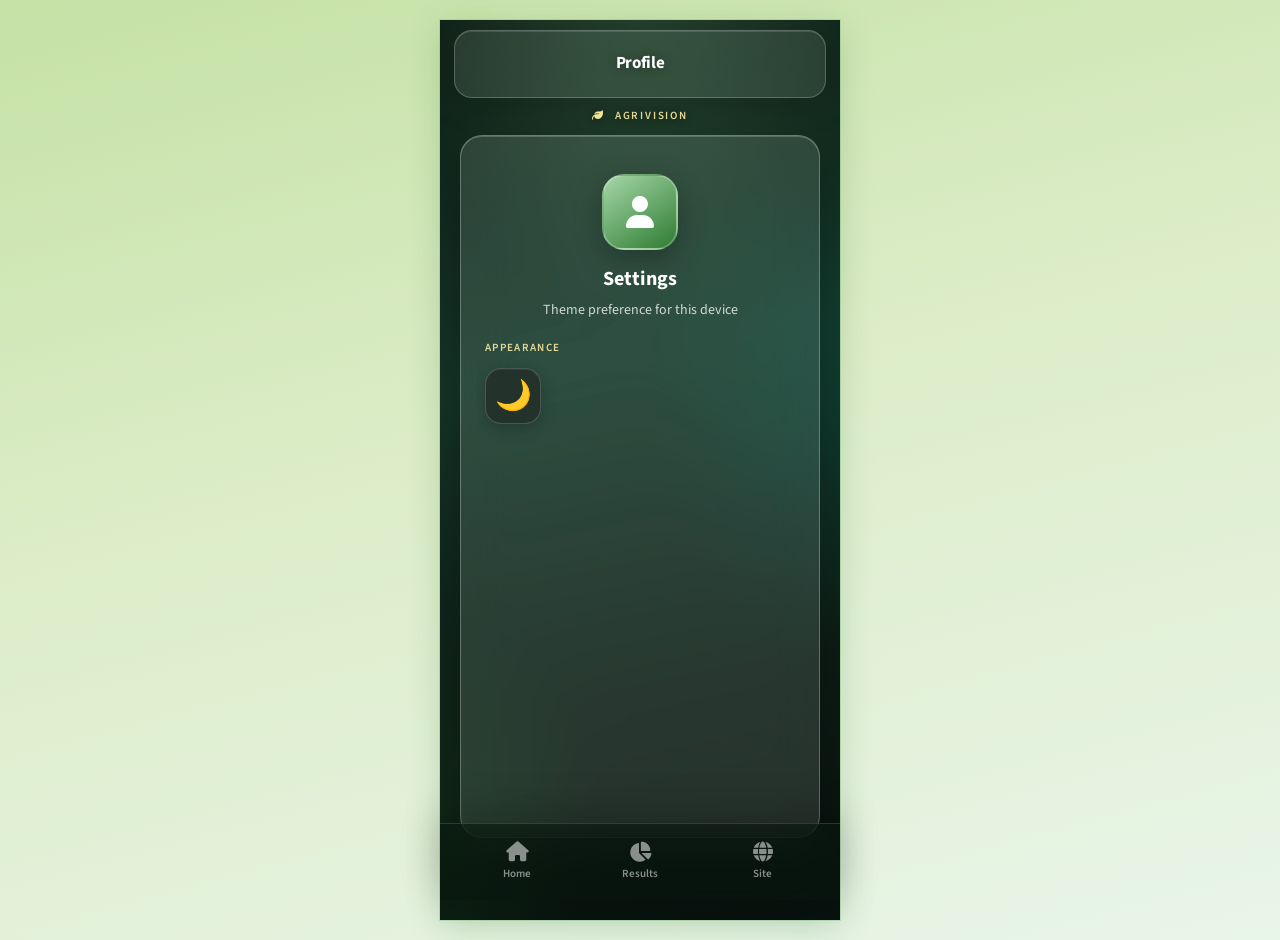
<file: Agrivision/profile.html>
<!DOCTYPE html>
<html lang="en">
  <head>
    <meta charset="UTF-8" />
    <meta name="viewport" content="width=device-width, initial-scale=1, viewport-fit=cover" />
    <script>
      (function () {
        try {
          if (localStorage.getItem("agritech-theme") === "morning")
            document.documentElement.setAttribute("data-theme", "morning");
        } catch (e) {}
      })();
    </script>
    <meta name="theme-color" content="#1b5e3b" />
    <link rel="manifest" href="manifest.webmanifest" />
    <link rel="icon" href="images/icon-192.svg" type="image/svg+xml" />
    <title>Agrivision — Profile</title>
    <link rel="preconnect" href="https://fonts.googleapis.com" />
    <link rel="preconnect" href="https://fonts.gstatic.com" crossorigin />
    <link
      href="https://fonts.googleapis.com/css2?family=Fraunces:opsz,wght@9..144,600&family=Source+Sans+3:wght@400;500;600;700&display=swap"
      rel="stylesheet"
    />
    <link
      rel="stylesheet"
      href="https://cdnjs.cloudflare.com/ajax/libs/font-awesome/6.5.1/css/all.min.css"
      crossorigin="anonymous"
      referrerpolicy="no-referrer"
    />
    <link rel="stylesheet" href="css/page-profile.css" />
  </head>
  <body class="page-profile-agritech">
    <div class="app app--profile-agritech app--agritech-shell">
      <div class="home-agritech-stack">
        <header class="home-agritech-header">
          <span class="home-agritech-header__spacer" aria-hidden="true"></span>
          <h1 class="home-agritech-header__title">Profile</h1>
          <span class="home-agritech-header__spacer" aria-hidden="true"></span>
        </header>

        <p class="home-agritech-eyebrow"><i class="fa-solid fa-leaf" aria-hidden="true"></i> Agrivision</p>

        <main class="home-agritech-main profile-agritech-main">
          <div class="home-agritech-panel home-agritech-panel--profile-body">
            <div class="profile-content profile-content--in-panel">
              <div class="profile-identity">
                <div class="profile-identity__avatar" aria-hidden="true">
                  <i class="fa-solid fa-user"></i>
                </div>
                <h2 class="profile-identity__name">Settings</h2>
                <p class="profile-identity__hint">Theme preference for this device</p>
              </div>

              <p class="profile-section-label" id="settings-heading">Appearance</p>
              <ul class="settings-list" aria-labelledby="settings-heading">
                <li class="settings-list__theme">
                  <button
                    type="button"
                    class="theme-emoji-only"
                    id="theme-emoji-btn"
                    aria-label="Theme"
                    aria-pressed="false"
                  >
                    🌙
                  </button>
                </li>
              </ul>
            </div>
          </div>
        </main>
      </div>

      <nav class="bottom-nav bottom-nav--agritech" aria-label="Main navigation">
        <a href="app.html"><i class="fa-solid fa-house" aria-hidden="true"></i> Home</a>
        <a href="results.html"><i class="fa-solid fa-chart-pie" aria-hidden="true"></i> Results</a>
        <a href="index.html"><i class="fa-solid fa-globe" aria-hidden="true"></i> Site</a>
      </nav>
    </div>
    <script src="js/theme.js" defer></script>
    <script src="js/pwa-register.js" defer></script>
  </body>
</html>
</file>
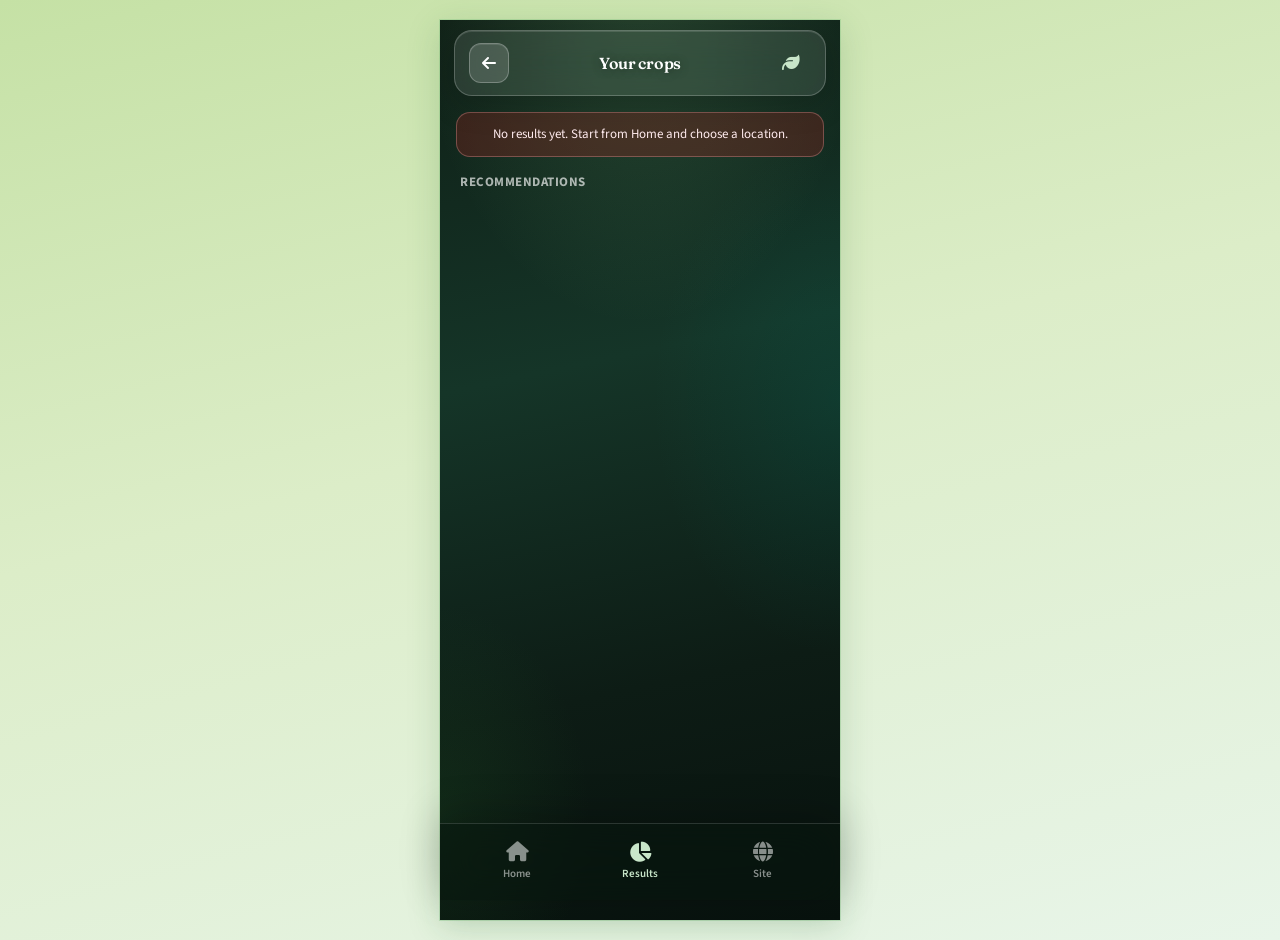
<file: Agrivision/results.html>
<!DOCTYPE html>
<html lang="en">
  <head>
    <meta charset="UTF-8" />
    <meta name="viewport" content="width=device-width, initial-scale=1, viewport-fit=cover" />
    <script>
      (function () {
        try {
          if (localStorage.getItem("agritech-theme") === "morning")
            document.documentElement.setAttribute("data-theme", "morning");
        } catch (e) {}
      })();
    </script>
    <meta name="theme-color" content="#1b5e3b" />
    <link rel="manifest" href="manifest.webmanifest" />
    <link rel="icon" href="images/icon-192.svg" type="image/svg+xml" />
    <title>Agrivision — Results</title>
    <link rel="preconnect" href="https://fonts.googleapis.com" />
    <link rel="preconnect" href="https://fonts.gstatic.com" crossorigin />
    <link
      href="https://fonts.googleapis.com/css2?family=Fraunces:opsz,wght@9..144,600&family=Source+Sans+3:wght@400;500;600;700&display=swap"
      rel="stylesheet"
    />
    <link
      rel="stylesheet"
      href="https://cdnjs.cloudflare.com/ajax/libs/font-awesome/6.5.1/css/all.min.css"
      crossorigin="anonymous"
      referrerpolicy="no-referrer"
    />
    <link rel="stylesheet" href="css/page-results.css" />
  </head>
  <body class="page-results-agritech">
    <div class="app app--results-agritech app--agritech-shell">
      <header class="results-agritech-top">
        <a class="results-agritech-top__back" href="location.html" aria-label="Back">
          <i class="fa-solid fa-arrow-left" aria-hidden="true"></i>
        </a>
        <h1 class="results-agritech-top__title">Your crops</h1>
        <span class="results-agritech-top__leaf" aria-hidden="true"><i class="fa-solid fa-leaf"></i></span>
      </header>

      <main class="results-ranked">
        <section class="results-context" id="results-context-wrap" hidden>
          <h2 class="results-context__title">About this location</h2>
          <p class="results-context__lead" id="results-context-lead" hidden></p>
          <div class="results-context__grid" id="results-context-grid"></div>
        </section>

        <p class="results-error" id="results-error" hidden></p>

        <h2 class="results-ranked__heading">Recommendations</h2>
        <ol class="results-ranked__list" id="results-list"></ol>
      </main>

      <nav class="bottom-nav bottom-nav--agritech" aria-label="Main navigation">
        <a href="app.html"><i class="fa-solid fa-house" aria-hidden="true"></i> Home</a>
        <a class="is-active" href="results.html"><i class="fa-solid fa-chart-pie" aria-hidden="true"></i> Results</a>
        <a href="index.html"><i class="fa-solid fa-globe" aria-hidden="true"></i> Site</a>
      </nav>
    </div>
    <script src="js/config.js"></script>
    <script src="js/results-flow.js?v=17"></script>
    <script src="js/theme.js" defer></script>
    <script src="js/pwa-register.js" defer></script>
  </body>
</html>
</file>
<file: Agrivision/css/page-landing.css>
/* Agrivision landing — iMIZE-like structure, Agrivision identity */

:root {
  --bg: #070f1a;
  --bg-2: #0c1830;
  --card: rgba(16, 28, 48, 0.85);
  --line: rgba(120, 200, 160, 0.16);
  --text: #eef6f2;
  --muted: rgba(220, 235, 228, 0.72);
  --accent: #3dcf8e;
  --accent-2: #1f9d63;
  --glow: rgba(61, 207, 142, 0.35);
  --font: "IBM Plex Sans Arabic", "Source Sans 3", system-ui, sans-serif;
}

*,
*::before,
*::after {
  box-sizing: border-box;
}

html {
  scroll-behavior: smooth;
}

body.av {
  margin: 0;
  font-family: var(--font);
  color: var(--text);
  background:
    radial-gradient(900px 420px at 85% -10%, rgba(31, 157, 99, 0.22), transparent 55%),
    radial-gradient(700px 380px at 10% 20%, rgba(45, 90, 160, 0.18), transparent 50%),
    linear-gradient(180deg, var(--bg), var(--bg-2) 40%, #08111f);
  line-height: 1.7;
}

a {
  color: inherit;
  text-decoration: none;
}

img {
  max-width: 100%;
  display: block;
}

.wrap {
  width: min(1120px, calc(100% - 2rem));
  margin-inline: auto;
}

/* NAV */
.nav {
  position: sticky;
  top: 0;
  z-index: 50;
  backdrop-filter: blur(14px);
  background: rgba(7, 15, 26, 0.72);
  border-bottom: 1px solid transparent;
}

.nav.is-on {
  border-bottom-color: var(--line);
}

.nav__row {
  display: flex;
  align-items: center;
  justify-content: space-between;
  gap: 1rem;
  padding: 0.9rem 0;
}

.brand {
  display: inline-flex;
  align-items: center;
  gap: 0.55rem;
  font-weight: 700;
  letter-spacing: 0.02em;
}

.brand img {
  width: 36px;
  height: 36px;
  border-radius: 50%;
  box-shadow: 0 0 18px var(--glow);
}

.nav__links {
  display: none;
  gap: 1.15rem;
  color: var(--muted);
  font-size: 0.95rem;
}

.nav__links a:hover {
  color: var(--accent);
}

.nav__actions {
  display: flex;
  align-items: center;
  gap: 0.55rem;
}

.lang {
  display: inline-flex;
  border: 1px solid var(--line);
  border-radius: 999px;
  overflow: hidden;
}

.lang button {
  border: 0;
  background: transparent;
  color: var(--muted);
  padding: 0.35rem 0.65rem;
  font: inherit;
  cursor: pointer;
}

.lang button.is-on {
  background: rgba(61, 207, 142, 0.18);
  color: var(--accent);
}

.btn {
  display: inline-flex;
  align-items: center;
  justify-content: center;
  gap: 0.35rem;
  border-radius: 999px;
  padding: 0.72rem 1.15rem;
  font: inherit;
  font-weight: 700;
  border: 1px solid transparent;
  cursor: pointer;
  transition: transform 0.2s ease, box-shadow 0.2s ease;
}

.btn:hover {
  transform: translateY(-1px);
}

.btn--primary {
  background: linear-gradient(135deg, var(--accent), var(--accent-2));
  color: #04140c;
  box-shadow: 0 0 24px var(--glow);
}

.btn--ghost {
  background: rgba(255, 255, 255, 0.04);
  border-color: rgba(61, 207, 142, 0.35);
  color: var(--text);
}

@media (min-width: 900px) {
  .nav__links {
    display: flex;
  }
}

/* HERO */
.hero {
  padding: clamp(2rem, 6vw, 3.5rem) 0 clamp(3rem, 8vw, 5rem);
}

.hero__grid {
  display: grid;
  gap: 2rem;
  align-items: center;
}

@media (min-width: 960px) {
  .hero__grid {
    grid-template-columns: 1.05fr 0.95fr;
    gap: 2.5rem;
  }
}

.hero h1 {
  margin: 0 0 0.9rem;
  font-size: clamp(1.85rem, 4.6vw, 2.85rem);
  line-height: 1.25;
  color: var(--accent);
  font-weight: 700;
}

.hero p {
  margin: 0 0 1.4rem;
  color: var(--muted);
  font-size: 1.05rem;
  max-width: 38rem;
}

.hero__actions {
  display: flex;
  flex-wrap: wrap;
  gap: 0.7rem;
}

.hero__visual {
  position: relative;
  border-radius: 28px;
  overflow: hidden;
  min-height: 300px;
  background: #0a1528;
  box-shadow: 0 0 60px rgba(61, 207, 142, 0.12);
}

.hero__visual img {
  width: 100%;
  height: 100%;
  object-fit: cover;
  min-height: 320px;
}

.hero__visual::after {
  content: "";
  position: absolute;
  inset: auto 12% -20px;
  height: 40px;
  background: radial-gradient(closest-side, var(--glow), transparent 70%);
  filter: blur(8px);
}

/* SECTIONS */
.section {
  padding: clamp(3rem, 8vw, 5rem) 0;
}

.section__head {
  text-align: center;
  max-width: 46rem;
  margin: 0 auto 2rem;
}

.section__head h2 {
  margin: 0 0 0.7rem;
  font-size: clamp(1.45rem, 3.4vw, 2.1rem);
  line-height: 1.3;
  color: var(--accent);
}

.section__head p {
  margin: 0;
  color: var(--muted);
}

.cards-2 {
  display: grid;
  gap: 1rem;
}

@media (min-width: 860px) {
  .cards-2 {
    grid-template-columns: 1fr 1fr;
  }
}

.panel {
  background: var(--card);
  border: 1px solid var(--line);
  border-radius: 22px;
  padding: 1.25rem;
  backdrop-filter: blur(8px);
}

.panel h3 {
  margin: 0 0 1rem;
  font-size: 1.1rem;
}

.stat {
  display: grid;
  grid-template-columns: auto 1fr;
  gap: 0.75rem;
  align-items: start;
  padding: 0.75rem 0;
  border-top: 1px solid rgba(255, 255, 255, 0.06);
}

.stat:first-of-type {
  border-top: 0;
  padding-top: 0;
}

.stat__n {
  min-width: 3.4rem;
  font-size: 1.35rem;
  font-weight: 800;
  color: var(--accent);
  line-height: 1.2;
}

.stat p {
  margin: 0;
  color: var(--muted);
  font-size: 0.95rem;
}

.panel-media {
  overflow: hidden;
  padding: 0;
}

.panel-media img {
  width: 100%;
  height: 220px;
  object-fit: cover;
}

.panel-media .panel__body {
  padding: 1.1rem 1.2rem 1.25rem;
}

/* Solution compare */
.compare {
  display: grid;
  gap: 1rem;
  margin-top: 1.25rem;
}

@media (min-width: 860px) {
  .compare {
    grid-template-columns: 1fr 1fr;
  }
}

.compare ul {
  margin: 0;
  padding-inline-start: 1.1rem;
  color: var(--muted);
}

.compare li + li {
  margin-top: 0.35rem;
}

.compare__bad h3 {
  color: #ffb4a8;
}

.compare__good h3 {
  color: var(--accent);
}

.solution-media {
  display: grid;
  gap: 1rem;
  margin-bottom: 1.25rem;
}

@media (min-width: 860px) {
  .solution-media {
    grid-template-columns: 1.2fr 0.8fr;
  }
}

.solution-media img {
  width: 100%;
  height: 260px;
  object-fit: cover;
  border-radius: 22px;
  border: 1px solid var(--line);
}

/* Features */
.features {
  display: grid;
  gap: 1rem;
}

@media (min-width: 860px) {
  .features {
    grid-template-columns: repeat(3, 1fr);
  }
}

.feature {
  text-align: center;
  padding: 1.35rem 1.1rem 1.45rem;
}

.feature img {
  width: 88px;
  height: 88px;
  margin: 0 auto 0.85rem;
  border-radius: 22px;
  object-fit: cover;
  box-shadow: 0 0 28px rgba(61, 207, 142, 0.2);
}

.feature h3 {
  margin: 0 0 0.45rem;
  font-size: 1.05rem;
}

.feature p {
  margin: 0;
  color: var(--muted);
  font-size: 0.95rem;
}

/* CTA */
.cta {
  text-align: center;
}

.cta .panel {
  padding: clamp(1.6rem, 4vw, 2.4rem);
  box-shadow: 0 0 50px rgba(61, 207, 142, 0.08);
}

.cta h2 {
  margin: 0 0 0.55rem;
  color: var(--accent);
  font-size: clamp(1.4rem, 3vw, 1.9rem);
}

.cta p {
  margin: 0 auto 1.2rem;
  color: var(--muted);
  max-width: 34rem;
}

/* Contact */
.contact-grid {
  display: grid;
  gap: 0.85rem;
}

@media (min-width: 720px) {
  .contact-grid {
    grid-template-columns: 1fr 1fr;
  }
}

.contact-item {
  display: flex;
  flex-direction: column;
  gap: 0.25rem;
}

.contact-item span {
  color: var(--muted);
  font-size: 0.9rem;
}

.contact-item strong {
  color: var(--text);
  font-size: 1.05rem;
}

.footer {
  padding: 1.4rem 0 2.2rem;
  border-top: 1px solid var(--line);
  color: var(--muted);
  font-size: 0.9rem;
  display: flex;
  flex-wrap: wrap;
  gap: 0.5rem 1rem;
  justify-content: space-between;
}

.footer a {
  color: var(--accent);
}

@media (prefers-reduced-motion: reduce) {
  html {
    scroll-behavior: auto;
  }
  .btn:hover {
    transform: none;
  }
}
</file>
<file: Agrivision/css/page-index.css>
/* Index (home) — entry point; imports shared layers in cascade order. */
@import url("base.css");
@import url("agritech.css");
@import url("theme-morning.css");
</file>
<file: Agrivision/css/page-crop.css>
/* Crop detail pages (wheat, corn, tomato, barley) — entry point. */
@import url("base.css");
@import url("agritech.css");
@import url("theme-morning.css");
</file>
<file: Agrivision/css/page-loading.css>
/* Loading — entry point. */
@import url("base.css");
@import url("legacy.css");
@import url("agritech.css");
@import url("theme-morning.css");
</file>
<file: Agrivision/css/page-profile.css>
/* Profile — entry point. */
@import url("base.css");
@import url("legacy.css");
@import url("agritech.css");
@import url("theme-morning.css");
</file>
<file: Agrivision/css/page-results.css>
/* Results — entry point; includes donut + legacy map widgets layer where needed. */
@import url("base.css");
@import url("legacy.css");
@import url("agritech.css");
@import url("theme-morning.css");
</file>
